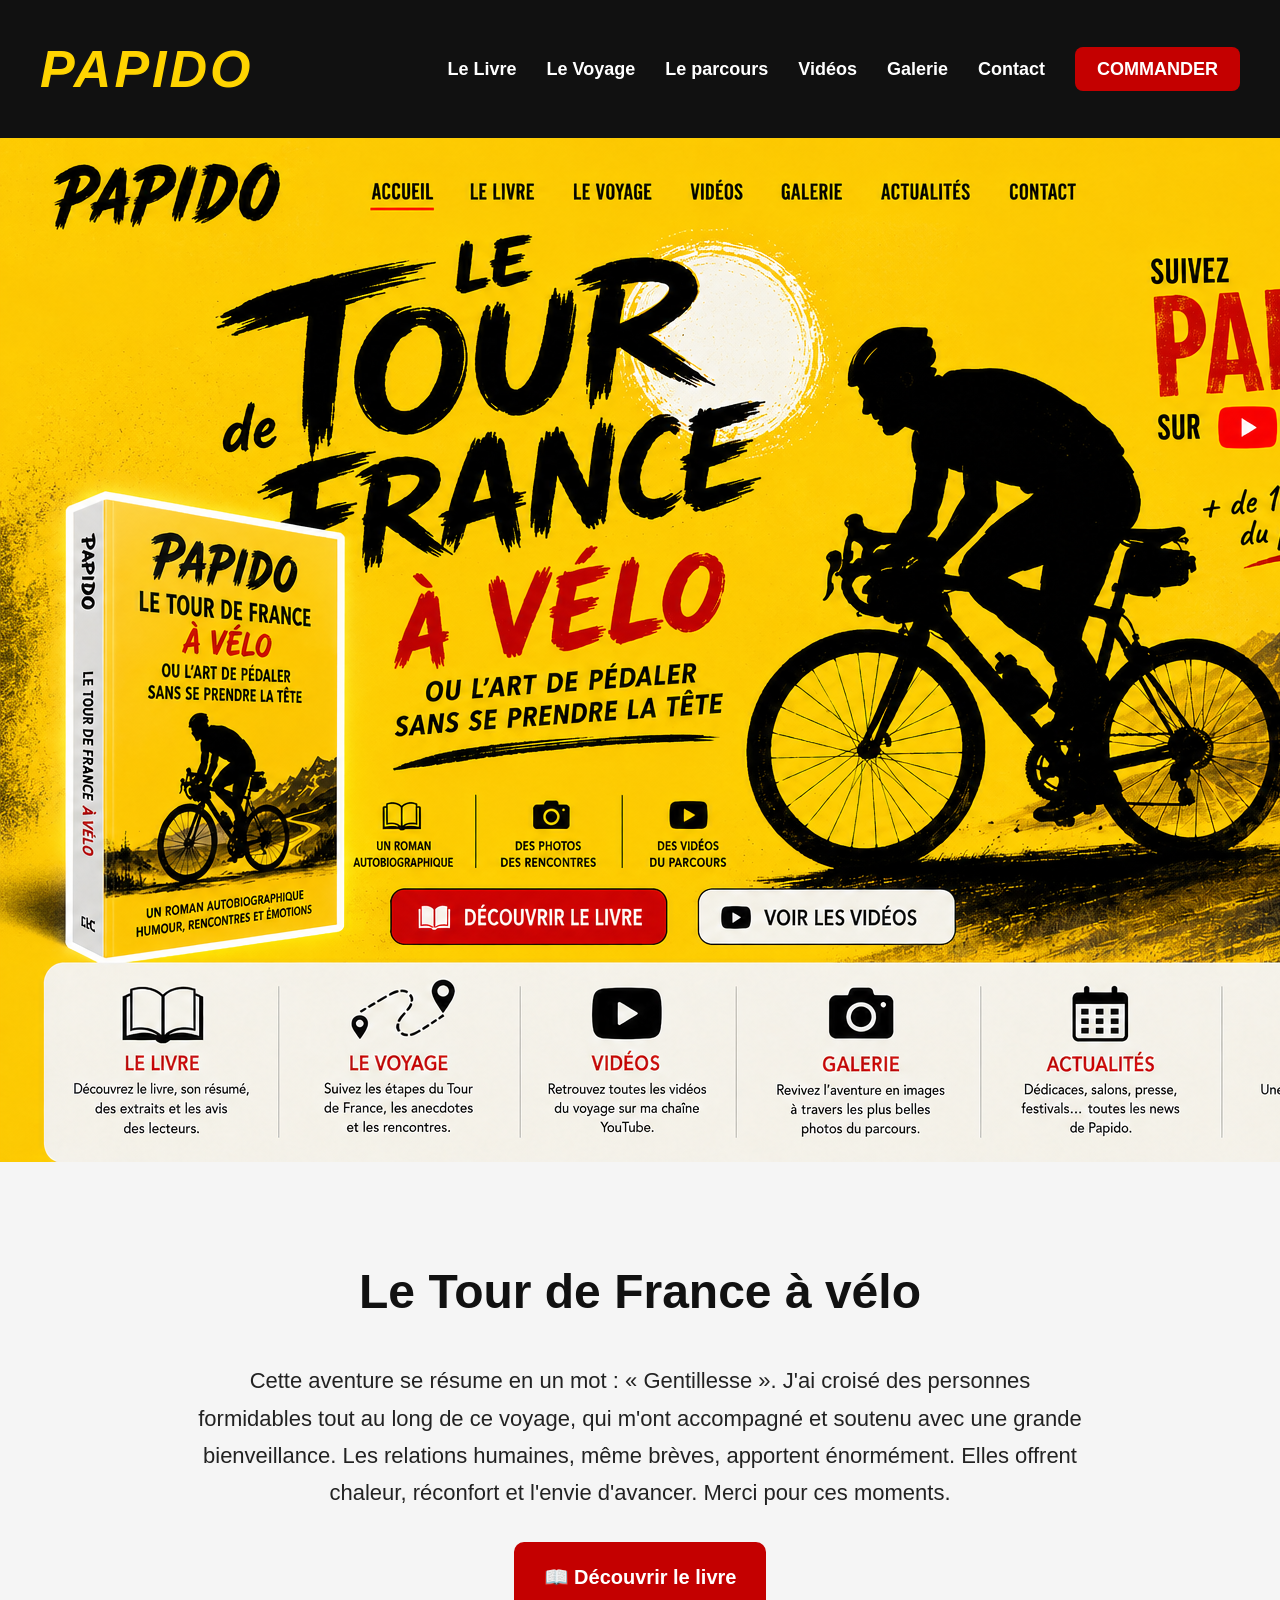
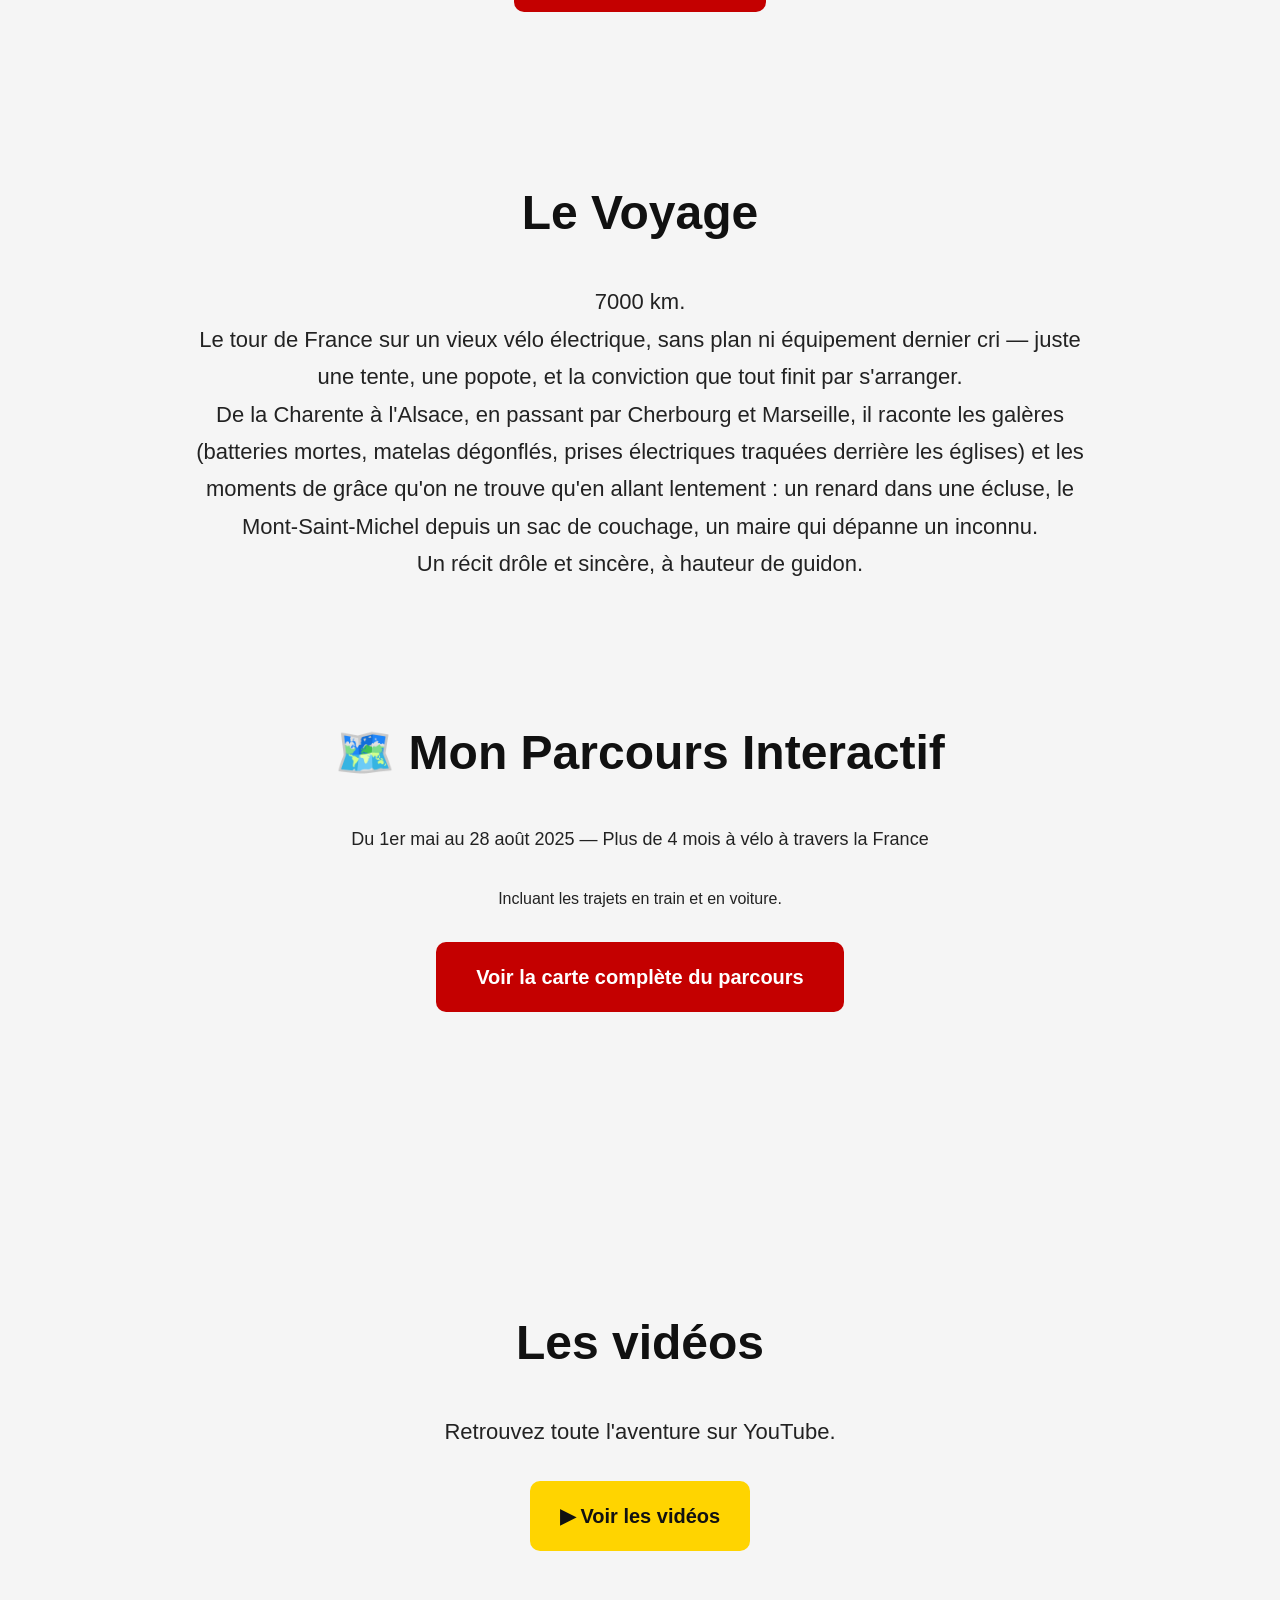
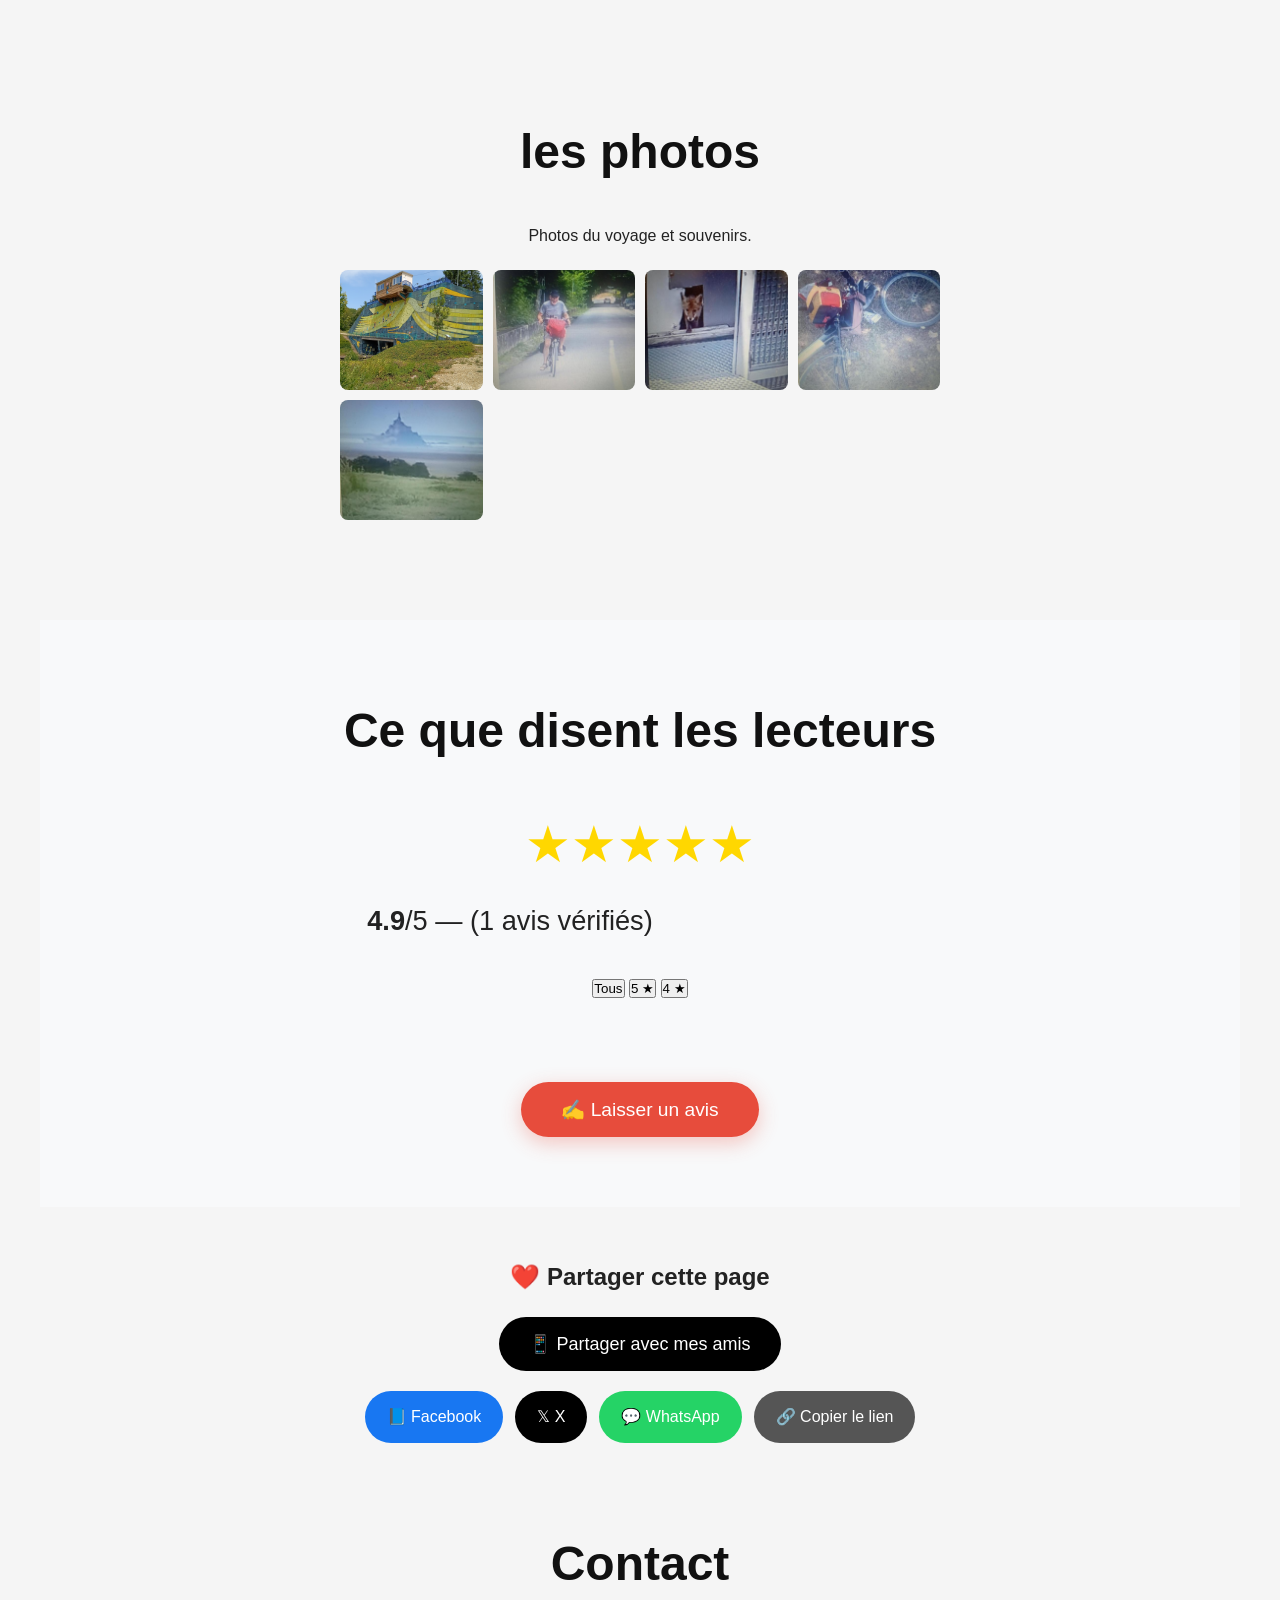
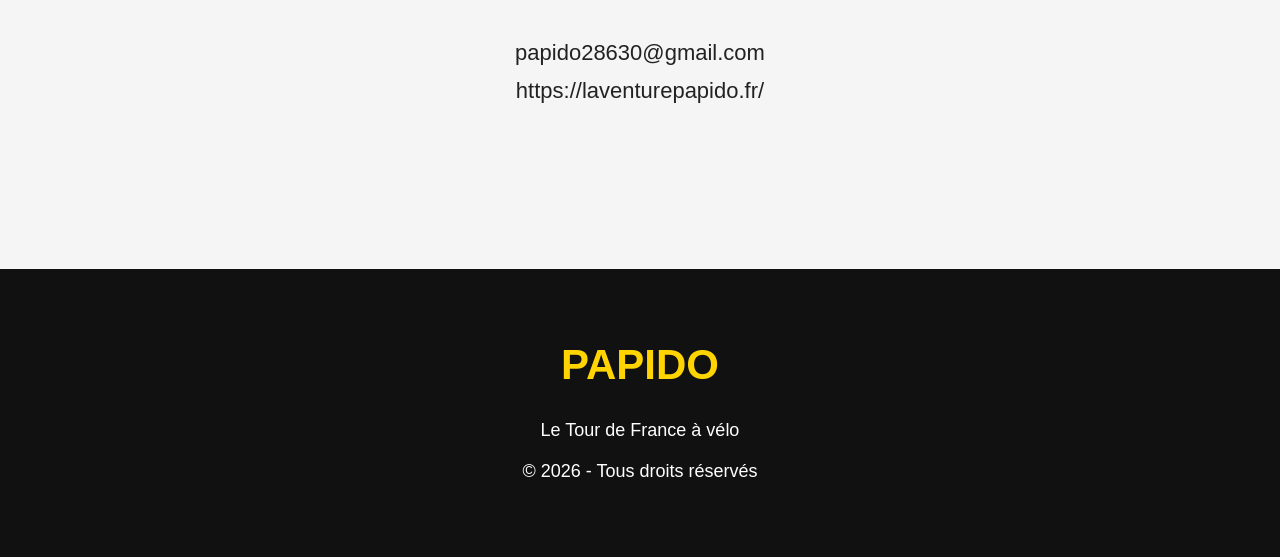
<file: index.html>
<!DOCTYPE html>
<html lang="fr">

<head>
    <meta charset="UTF-8">
    <meta name="viewport" content="width=device-width, initial-scale=1.0">
    
    <!-- Balise Google Search Console -->
    <meta name="google-site-verification" content="google9e3fd2f0800aaf6c" />
    
    <title>PAPIDO - Le Tour de France à vélo</title>
    <link rel="stylesheet" href="style.css">
    <meta name="google-site-verification" content="bPwhnfDiWk74vfKfeVSvLWMRwYOQJ5Y48ckxCKEJGKA" />
    <link rel="stylesheet" href="https://cdn.jsdelivr.net/npm/swiper@11/swiper-bundle.min.css">
    
</head>

<body>

<header>

<nav class="navbar">

<div class="logo">

PAPIDO

</div>

<ul>
    <li><a href="#livre">Le Livre</a></li>
    <li><a href="#voyage">Le Voyage</a></li>
    
    <!-- NOUVEAU LIEN PARCOURS -->
    <li><a href="parcours.html">Le parcours</a></li>
    
    <li><a href="#videos">Vidéos</a></li>
    <li><a href="#galerie">Galerie</a></li>
    <li><a href="#contact">Contact</a></li>
    <li>
        <a href="commande.html" class="btn-menu">
            COMMANDER
        </a>
    </li>
</ul>
</nav>

</header>

<section class="hero-image-full">

<img src="hero.png" alt="Papido">

</section>

<section id="livre" class="section">
    <h2>Le Tour de France à vélo</h2>
    <p>
        Cette aventure se résume en un mot : « Gentillesse ». 
        J'ai croisé des personnes formidables tout au long de ce voyage, qui m'ont accompagné et soutenu avec une grande bienveillance.
        Les relations humaines, même brèves, apportent énormément. 
        Elles offrent chaleur, réconfort et l'envie d'avancer. 
        Merci pour ces moments.
    </p>
    <a href="commande.html" class="btn-rouge">📖 Découvrir le livre</a>
</section>

<section id="voyage" class="section">

<h2>Le Voyage</h2>

<p>
<p class="texte-centre">

                                      7000 km. 
  <p>
  Le tour de France sur un vieux vélo électrique, sans plan ni équipement dernier cri — 
       juste une tente, une popote, et la conviction que tout finit par s'arranger. 
    <p>

De la Charente à l'Alsace, en passant par Cherbourg et Marseille, il raconte les galères (batteries mortes, matelas dégonflés, 
 prises électriques traquées derrière les églises) et les moments de grâce qu'on ne trouve qu'en allant lentement : 
     un renard dans une écluse, le Mont-Saint-Michel depuis un sac de couchage, 
                          un maire qui dépanne un inconnu.
      <p>

                   Un récit drôle et sincère, à hauteur de guidon.
<p>

</p>
</section>

<!-- ==================== NOUVELLE SECTION CARTE ==================== -->
<section id="parcours" class="section" style="text-align: center; padding: 50px 20px;">
    <h2>🗺️ Mon Parcours Interactif</h2>
    <p style="font-size: 18px; max-width: 700px; margin: 0 auto 30px;">
        Du 1er mai au 28 août 2025 — Plus de 4 mois à vélo à travers la France
        
    </p>
Incluant les trajets en train et en voiture.
    </p>
    
    
    <a href="parcours.html" class="btn-rouge" style="font-size: 20px; padding: 18px 40px;">
        Voir la carte complète du parcours
    </a>
</section>
<!-- ============================================================ -->

<section id="videos" class="section">
</section>

<section id="videos" class="section">

<h2>Les vidéos</h2>

<p>

Retrouvez toute l'aventure sur YouTube.

</p>

<a href="https://www.youtube.com/@papido-g9y/shorts"

target="_blank"

class="btn-jaune">

▶ Voir les vidéos

</a>


<p>
</section>

<section id="photos" class="section">

<h2>les photos</h2>
Photos du voyage et souvenirs.
<div class="galerie">
    <img src="ecluse.jpg" alt="ecluse">
    <img src="papido à vélo.jpg" alt="papido à vélo">
    <img src="le renard à l'écluse.jpg" alt="le renard à l'écluse">
  <img src="première crevaison.jpg" alt="première crevaison">
  <img src="le mont saint Michel vu de mon duvet.jpg" alt="le mont saint Michel vu de mon duvet">
  </div>
</p>

</section>

<!-- ==================== SECTION AVIS NIVEAU 3 + Bouton ==================== -->
<section id="avis" class="section" style="background:#f8f9fa; padding:70px 20px;">
    <h2 style="text-align:center; margin-bottom:30px;">Ce que disent les lecteurs</h2>
    
    <div style="text-align:center; margin:30px 0;">
        <div id="big-stars" style="color:#ffd700; font-size:3.2rem;">★★★★★</div>
        <p style="font-size:1.7rem; margin:10px 0;">
            <strong id="avg-rating">4.9</strong>/5 — 
            <span id="total-reviews">(1 avis vérifiés)</span>
        </p>
    </div>

    <div style="text-align:center; margin:25px 0 40px 0;">
        <button class="filter-btn active" data-filter="all">Tous</button>
        <button class="filter-btn" data-filter="5">5 ★</button>
        <button class="filter-btn" data-filter="4">4 ★</button>
    </div>

    <div class="swiper avis-swiper" style="max-width:1100px; margin:0 auto 40px auto;">
        <div class="swiper-wrapper" id="avis-container"></div>
        <div class="swiper-pagination"></div>
    </div>

    <!-- Bouton Laisser un avis -->
    <div style="text-align:center;">
        <button onclick="ouvrirFormulaireAvis()" 
                style="background:#e74c3c; color:white; border:none; padding:16px 40px; 
                       font-size:1.2rem; border-radius:50px; cursor:pointer; 
                       box-shadow:0 6px 20px rgba(231,76,60,0.3);">
            ✍️ Laisser un avis
        </button>
    </div>
</section>
<!-- ============================================================ -->

<!-- ====================== PARTAGE ====================== -->
<h3 style="text-align:center; margin:50px 0 20px 0; font-size:24px;">❤️ Partager cette page</h3>

<button id="shareNative" style="display:block; margin:0 auto 20px auto; padding:16px 30px; font-size:18px; background:#000; color:white; border:none; border-radius:50px; cursor:pointer;">
    📱 Partager avec mes amis
</button>

<div style="display:flex; flex-wrap:wrap; gap:12px; justify-content:center; max-width:600px; margin:0 auto;">
    <a href="#" onclick="shareFacebook()" style="background:#1877f2; color:white; padding:12px 22px; border-radius:50px; text-decoration:none;">📘 Facebook</a>
    <a href="#" onclick="shareX()" style="background:#000; color:white; padding:12px 22px; border-radius:50px; text-decoration:none;">𝕏 X</a>
    <a href="#" onclick="shareWhatsApp()" style="background:#25d366; color:white; padding:12px 22px; border-radius:50px; text-decoration:none;">💬 WhatsApp</a>
    <a href="#" onclick="copyLink()" style="background:#555; color:white; padding:12px 22px; border-radius:50px; text-decoration:none;">🔗 Copier le lien</a>
</div>
<!-- ==================================================== -->

<section id="contact" class="section">

<h2>Contact</h2>

<p>

papido28630@gmail.com
  
  <p>

    <p>        
      
https://laventurepapido.fr/
  
</p>

</section>

<footer>

<h2>PAPIDO</h2>

<p>

Le Tour de France à vélo

</p>

<p>

© 2026 - Tous droits réservés

</p>

</footer>

<script src="https://cdn.jsdelivr.net/npm/swiper@11/swiper-bundle.min.js"></script>

<script>
// === AVIS + FORMULAIRE (connecté au serveur) ===
let avis = [];

function generateStars(n) { return "★".repeat(n); }

let swiperInstance;

function displayAvis(filteredAvis) {
    const container = document.getElementById('avis-container');
    container.innerHTML = '';

    filteredAvis.forEach(a => {
        const slide = document.createElement('div');
        slide.className = 'swiper-slide';
        slide.innerHTML = `
            <div style="background:white; padding:35px; border-radius:16px; box-shadow:0 8px 25px rgba(0,0,0,0.1); height:100%;">
                <div style="color:#ffd700; font-size:2.2rem;">${generateStars(a.stars)}</div>
                <p style="font-style:italic; line-height:1.6;">« ${a.text} »</p>
                <strong>${a.name}</strong><br>
                <small>${a.location} — ${a.date}</small>
            </div>
        `;
        container.appendChild(slide);
    });

    if (swiperInstance) swiperInstance.destroy(true, true);
    swiperInstance = new Swiper('.avis-swiper', {
        loop: true,
        autoplay: { delay: 5000 },
        pagination: { el: '.swiper-pagination', clickable: true },
        slidesPerView: 1,
        spaceBetween: 25,
        breakpoints: { 768: { slidesPerView: 2 }, 1024: { slidesPerView: 3 }}
    });
}

function mettreAJourMoyenne() {
    if (avis.length === 0) return;
    const moyenne = (avis.reduce((sum, a) => sum + a.stars, 0) / avis.length).toFixed(1);
    document.getElementById('avg-rating').textContent = moyenne;
    document.getElementById('total-reviews').textContent = `(${avis.length} avis vérifiés)`;
}

// Filtres
document.querySelectorAll('#avis .filter-btn').forEach(btn => {
    btn.addEventListener('click', () => {
        document.querySelectorAll('#avis .filter-btn').forEach(b => b.classList.remove('active'));
        btn.classList.add('active');
        const filter = btn.dataset.filter;
        const filtered = filter === 'all' ? avis : avis.filter(a => a.stars === parseInt(filter));
        displayAvis(filtered);
    });
});

// Charge les avis depuis le serveur au chargement de la page
async function chargerAvisDepuisServeur() {
    try {
        const response = await fetch('avis.php');
        const data = await response.json();
        avis = Array.isArray(data) ? data : [];
        displayAvis(avis);
        mettreAJourMoyenne();
    } catch (err) {
        console.error('Impossible de charger les avis:', err);
        displayAvis([]);
    }
}

// Formulaire "Laisser un avis" — envoie maintenant au serveur
async function ouvrirFormulaireAvis() {
    const nom = prompt("Votre prénom et nom :");
    if (!nom) return;

    const note = prompt("Votre note sur 5 (ex: 5) :");
    if (!note || note < 1 || note > 5) {
        alert("Note invalide !");
        return;
    }

    const texte = prompt("Votre avis :");
    if (!texte) return;

    const ville = prompt("Votre ville (facultatif) :") || "";

    try {
        const response = await fetch('avis.php', {
            method: 'POST',
            headers: { 'Content-Type': 'application/json' },
            body: JSON.stringify({
                name: nom,
                stars: parseInt(note),
                text: texte,
                location: ville
            })
        });

        const data = await response.json();

        if (data.success) {
            alert("✅ Merci " + nom + " !\n\nTon avis a bien été enregistré et restera visible sur le site.");
            avis = data.avis;
            displayAvis(avis);
            mettreAJourMoyenne();
        } else {
            throw new Error(data.error || 'Erreur inconnue');
        }
    } catch (err) {
        alert("Une erreur est survenue, merci de réessayer.");
        console.error(err);
    }
}

chargerAvisDepuisServeur();
</script>

</body>

</html>
</file>
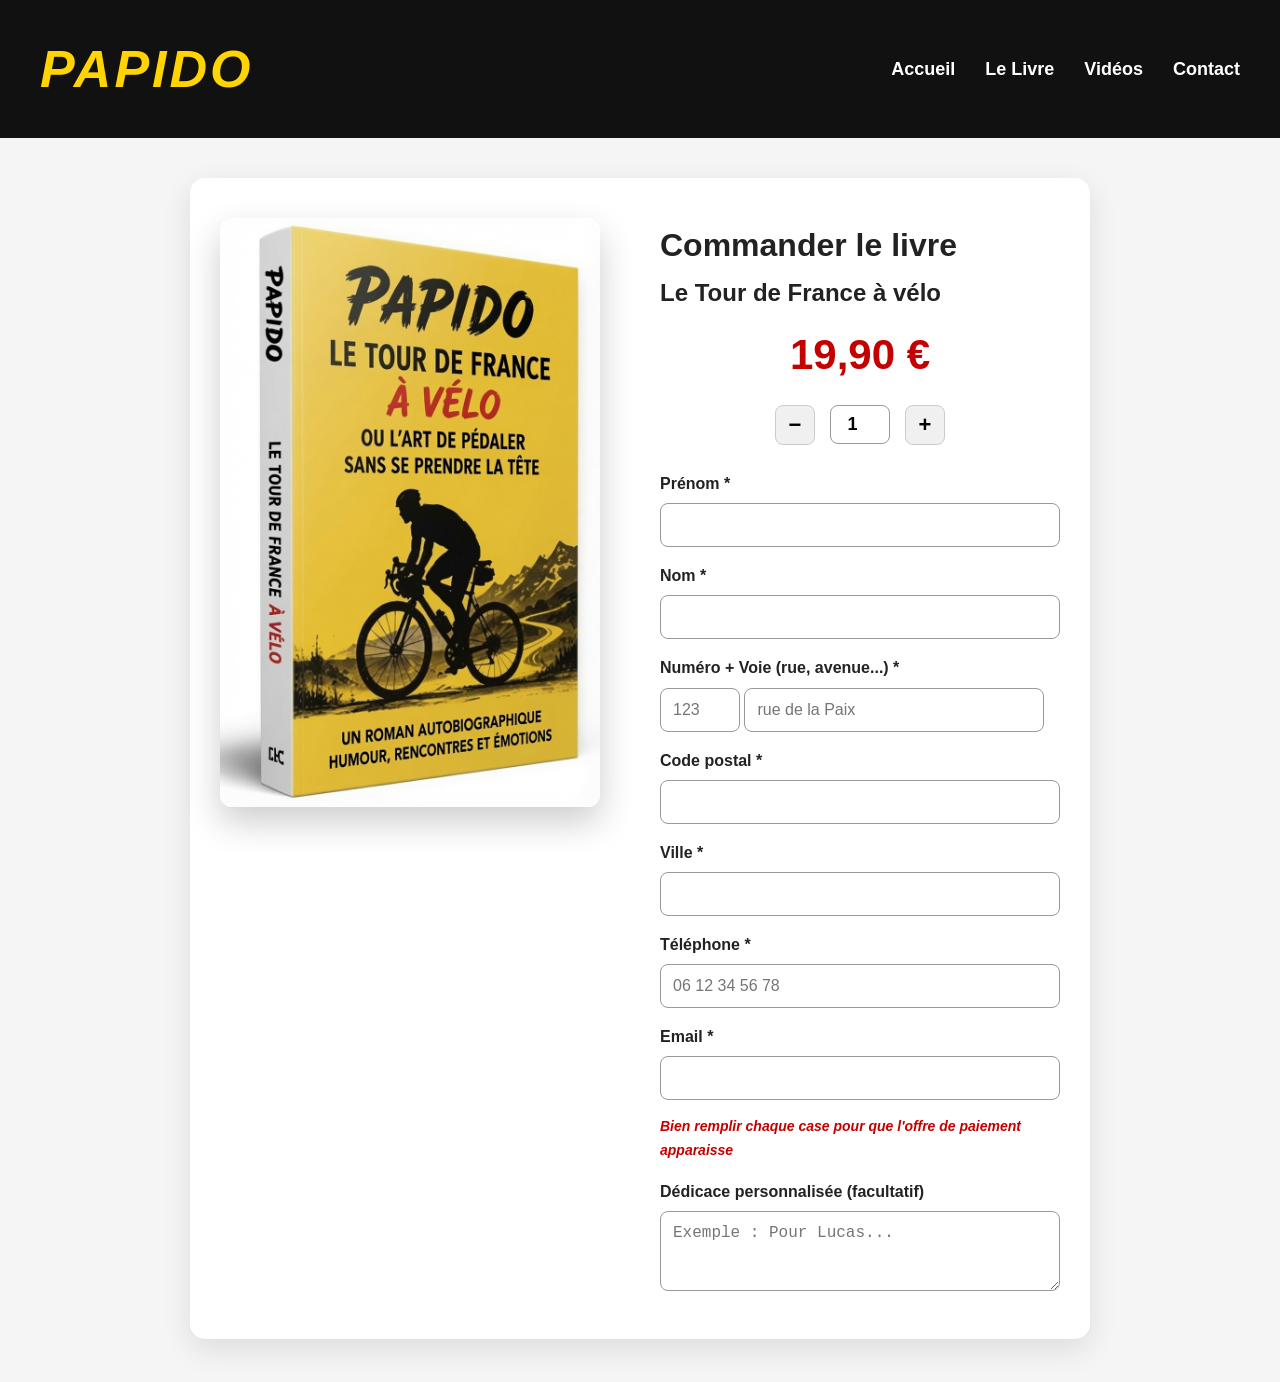
<file: commande.html>
<!DOCTYPE html>
<html lang="fr">
<head>
    <meta charset="UTF-8">
    <meta name="viewport" content="width=device-width, initial-scale=1.0">
    <title>Commander le livre | PAPIDO</title>
    <link rel="stylesheet" href="style.css">
    
    <style>
        .commande-container { max-width: 900px; margin: 40px auto; padding: 40px 30px; background: white; border-radius: 15px; box-shadow: 0 10px 30px rgba(0,0,0,0.1); }
        .hero-commande { display: grid; grid-template-columns: 1fr 1fr; gap: 40px; align-items: start; }
        .hero-commande img { width: 100%; max-width: 380px; border-radius: 12px; box-shadow: 0 15px 35px rgba(0,0,0,0.2); }
        label { display:block; margin:15px 0 6px; font-weight:bold; }
        input, textarea { width: 100%; padding: 12px; border: 1px solid #999; border-radius: 8px; font-size: 16px; }
        .payment-buttons { display: none; margin-top: 30px; }
        .btn-principal { width: 100%; padding: 18px; font-size: 22px; font-weight: bold; background: #c40000; color: white; border: none; border-radius: 10px; margin: 10px 0; cursor: pointer; }
        .btn-principal:disabled { opacity: 0.6; cursor: not-allowed; }
        .btn-paypal { width: 100%; padding: 16px; font-size: 20px; font-weight: bold; background: #003087; color: white; border: none; border-radius: 10px; cursor: pointer; }
        .erreur-msg { color: #c40000; font-weight: bold; margin-top: 10px; display: none; }
        .prix-total { font-size: 42px; font-weight: bold; color: #c40000; text-align: center; margin: 5px 0 10px 0; }
        .quantite-selector { display: flex; align-items: center; justify-content: center; gap: 15px; margin: 15px 0 25px 0; }
        .quantite-selector button { width: 40px; height: 40px; font-size: 22px; font-weight: bold; background: #f0f0f0; border: 1px solid #ccc; border-radius: 8px; cursor: pointer; }
        .quantite-selector button:hover { background: #e0e0e0; }
        .quantite-selector input { width: 60px; text-align: center; padding: 8px; font-size: 18px; font-weight: bold; }
        .avertissement-remplissage { color: #c40000; font-size: 14px; margin: 15px 0; font-style: italic; }
    </style>
</head>
<body>

<header>
    <div class="navbar">
        <div class="logo">PAPIDO</div>
        <ul>
            <li><a href="index.html">Accueil</a></li>
            <li><a href="index.html#livre">Le Livre</a></li>
            <li><a href="index.html#videos">Vidéos</a></li>
            <li><a href="index.html#contact">Contact</a></li>
        </ul>
    </div>
</header>

<div class="commande-container">
    <div class="hero-commande">
        <div>
            <img src="photo livre.jpg" alt="Le livre PAPIDO">
        </div>

        <div>
            <h1>Commander le livre</h1>
            <h2>Le Tour de France à vélo</h2>
            
            <div class="prix-total" id="prixTotal">19,90 €</div>

            <div class="quantite-selector">
                <button type="button" onclick="changerQuantite(-1)">−</button>
                <input type="number" id="quantite" min="1" max="10" value="1" readonly>
                <button type="button" onclick="changerQuantite(1)">+</button>
            </div>

            <form id="orderForm">
                <label>Prénom *</label>
                <input type="text" name="prenom" id="prenom" required>

                <label>Nom *</label>
                <input type="text" name="nom" id="nom" required>

                <label>Numéro + Voie (rue, avenue...) *</label>
                <input type="text" name="numero" id="adresse" placeholder="123" style="width:20%; display:inline-block;" required>
                <input type="text" name="voie" id="adresse1" placeholder="rue de la Paix" style="width:75%; display:inline-block;" required>

                <label>Code postal *</label>
                <input type="text" name="codepostal" id="codepostal" required>

                <label>Ville *</label>
                <input type="text" name="ville" id="ville" required>

                <label>Téléphone *</label>
                <input type="tel" name="telephone" id="telephone" placeholder="06 12 34 56 78" required>

                <label>Email *</label>
                <input type="email" name="email" id="email" required>

                <p class="avertissement-remplissage">Bien remplir chaque case pour que l'offre de paiement apparaisse</p>

                <label>Dédicace personnalisée (facultatif)</label>
                <textarea name="dedicace" id="dedicace" rows="3" placeholder="Exemple : Pour Lucas..."></textarea>

                <div id="paymentButtons" class="payment-buttons">
                    <button type="button" class="btn-principal" id="btnCarte" onclick="payerCarte()">
                        💳 PAYER PAR CARTE BANCAIRE
                    </button>
                    <button type="button" class="btn-paypal" onclick="payerPaypal()">
                        🅿️ PAYER AVEC PAYPAL
                    </button>
                    <div class="erreur-msg" id="erreurMsg"></div>
                </div>
            </form>
        </div>
    </div>
</div>

<script>
const form = document.getElementById('orderForm');
const paymentButtons = document.getElementById('paymentButtons');
const btnCarte = document.getElementById('btnCarte');
const erreurMsg = document.getElementById('erreurMsg');

const PRIX_UNITAIRE = 19.90;

function changerQuantite(delta) {
    const input = document.getElementById('quantite');
    let val = parseInt(input.value) + delta;
    val = Math.max(1, Math.min(10, val));
    input.value = val;
    document.getElementById('prixTotal').textContent = (val * PRIX_UNITAIRE).toFixed(2).replace('.', ',') + ' €';
}

form.addEventListener('input', () => {
    const fields = ['prenom', 'nom', 'adresse', 'adresse1', 'codepostal', 'ville', 'telephone', 'email'];
    const filled = fields.every(id => {
        const el = document.getElementById(id);
        return el && el.value.trim() !== '';
    });
    paymentButtons.style.display = filled ? 'block' : 'none';
});

function getFormData() {
    function getValue(id) {
        const el = document.getElementById(id);
        return el ? el.value.trim() : '';
    }

    return {
        prenom: getValue('prenom'),
        nom: getValue('nom'),
        numero: getValue('adresse'),
        voie: getValue('adresse1'),
        codepostal: getValue('codepostal'),
        ville: getValue('ville'),
        telephone: getValue('telephone'),
        email: getValue('email'),
        dedicace: getValue('dedicace'),
        quantite: parseInt(getValue('quantite')) || 1
    };
}

async function payerCarte() {
    erreurMsg.style.display = 'none';
    btnCarte.disabled = true;
    btnCarte.textContent = 'Chargement...';

    try {
        const response = await fetch('create-checkout-session.php', {
            method: 'POST',
            headers: { 'Content-Type': 'application/json' },
            body: JSON.stringify(getFormData())
        });

        const data = await response.json();

        if (data.url) {
            window.location.href = data.url;
        } else {
            throw new Error(data.error || 'Erreur inconnue');
        }
    } catch (err) {
        erreurMsg.textContent = "Une erreur est survenue, merci de réessayer. (" + err.message + ")";
        erreurMsg.style.display = 'block';
        btnCarte.disabled = false;
        btnCarte.textContent = '💳 PAYER PAR CARTE BANCAIRE';
    }
}

function payerPaypal() {
    window.location.href = "https://paypal.me/laventurepapido";
}
</script>

</body>
</html>
</file>
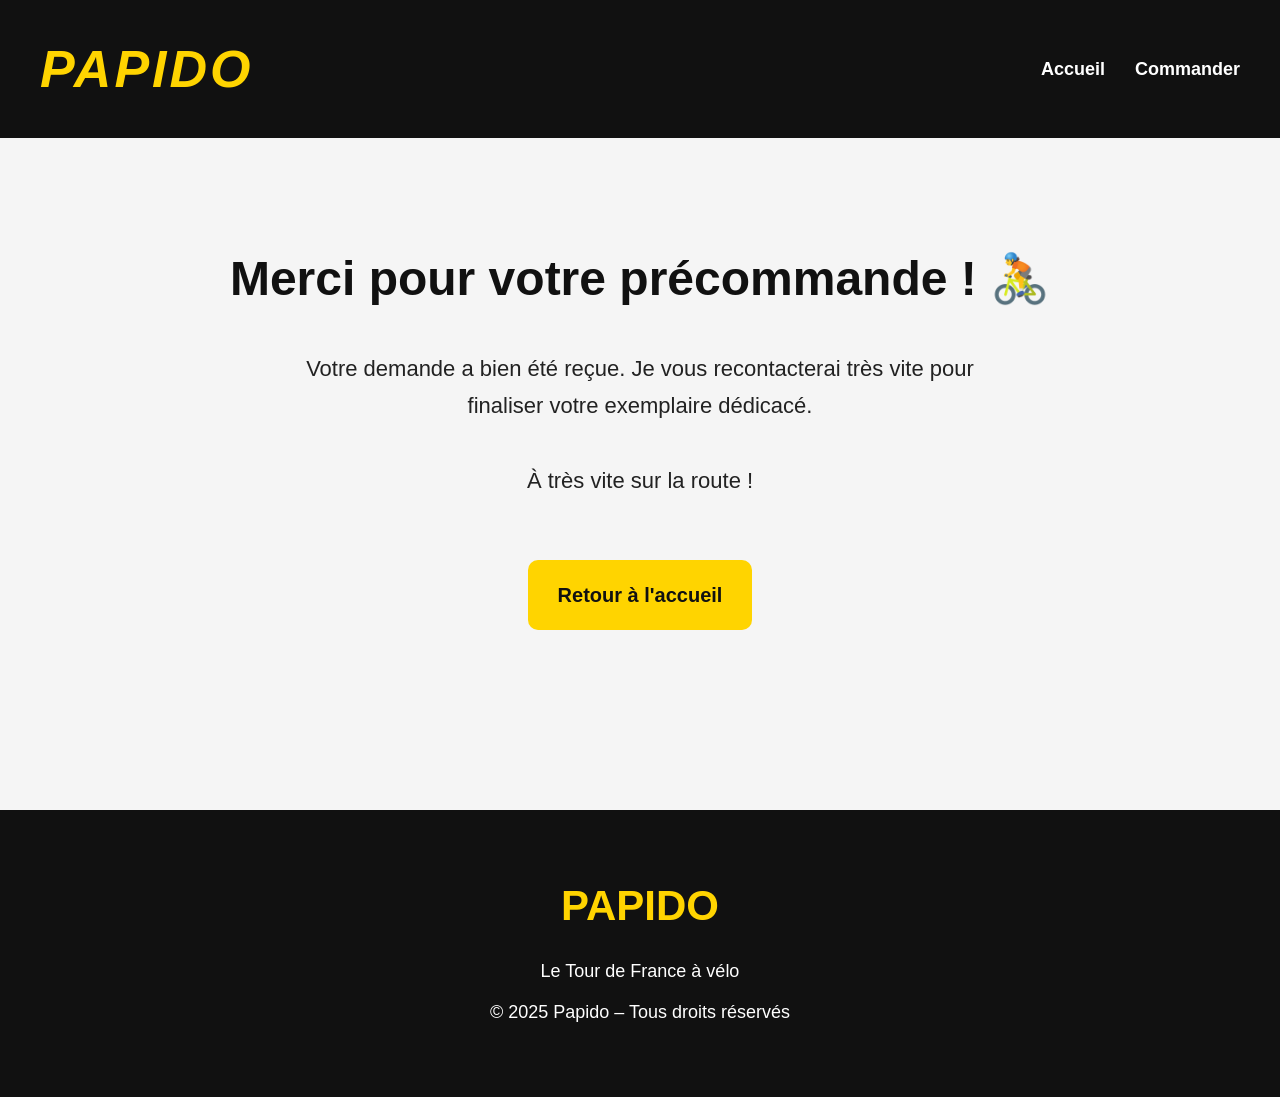
<file: merci.html>
<!DOCTYPE html>
<html lang="fr">
<head>
<meta charset="UTF-8">
<meta name="viewport" content="width=device-width, initial-scale=1.0">
<title>Merci ! | PAPIDO</title>
<link rel="stylesheet" href="style.css">
</head>
<body>
<header>
<nav class="navbar">
  <div class="logo">PAPIDO</div>
  <ul>
    <li><a href="index.html">Accueil</a></li>
    <li><a href="commande.html">Commander</a></li>
  </ul>
</nav>
</header>

<section class="section" style="text-align:center; padding:100px 30px;">
  <h2>Merci pour votre précommande ! 🚴</h2>
  <p style="font-size:22px; max-width:700px; margin:30px auto;">
    Votre demande a bien été reçue. Je vous recontacterai très vite
    pour finaliser votre exemplaire dédicacé.<br><br>
    À très vite sur la route !
  </p>
  <a href="index.html" class="btn-jaune">Retour à l'accueil</a>
</section>

<footer>
  <h2>PAPIDO</h2>
  <p>Le Tour de France à vélo</p>
  <p>© 2025 Papido – Tous droits réservés</p>
</footer>

</body>
</html>
</file>
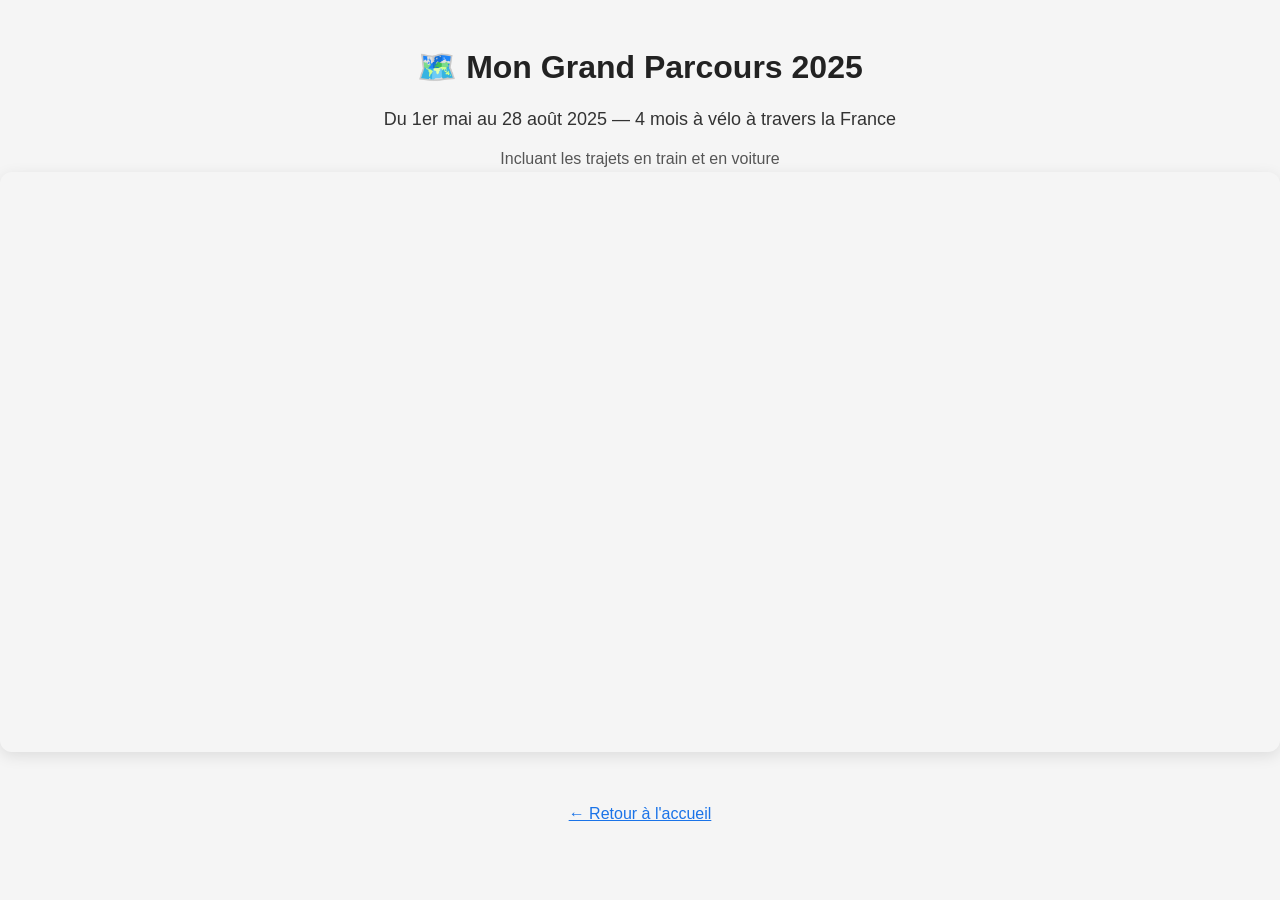
<file: parcours.html>
<!DOCTYPE html>
<html lang="fr">
<head>
    <meta charset="UTF-8">
    <meta name="viewport" content="width=device-width, initial-scale=1.0">
    <title>Mon Grand Parcours 2025 - Papido</title>
    <link rel="stylesheet" href="style.css">
</head>
<body style="margin:0; font-family: Arial, sans-serif;">

    <h1 style="text-align: center; margin: 40px 0 10px;">🗺️ Mon Grand Parcours 2025</h1>
    <p style="text-align: center; font-size: 18px; color: #333; margin-bottom: 10px;">
        Du 1er mai au 28 août 2025 — 4 mois à vélo à travers la France
    </p>
    <p style="text-align: center; font-size: 16px; color: #555;">
        Incluant les trajets en train et en voiture
    </p>

    <!-- CARTE -->
    <iframe 
        src="https://www.google.com/maps/d/embed?mid=1fEE_cTHv2GBA3kycO8US0Fr5-0Cs-XI" 
        width="100%" 
        height="580px" 
        style="border:0; border-radius: 12px; box-shadow: 0 4px 15px rgba(0,0,0,0.1);">
    </iframe>

    <p style="text-align: center; margin: 40px 0;">
        <a href="index.html" style="color: #1a73e8; font-size: 16px;">← Retour à l'accueil</a>
    </p>

</body>
</html>
</file>
<file: style.css>
/* ========================= */
/* PAPIDO */
/* ========================= */

*{
margin:0;
padding:0;
box-sizing:border-box;
}

html{
scroll-behavior:smooth;
}

body{

font-family:Arial,Helvetica,sans-serif;

background:#f5f5f5;

color:#222;

line-height:1.7;

}

/* ========================= */
/* NAVIGATION */
/* ========================= */

header{

background:#111;

color:white;

}

.navbar{

max-width:1400px;

margin:auto;

display:flex;

justify-content:space-between;

align-items:center;

padding:25px 40px;

}

.logo{

font-size:52px;

font-weight:bold;

color:#ffd400;

letter-spacing:3px;

font-style:italic;

}

.navbar ul{

display:flex;

gap:30px;

list-style:none;

align-items:center;

}

.navbar a{

color:white;

text-decoration:none;

font-size:18px;

font-weight:bold;

transition:.3s;

}

.navbar a:hover{

color:#ffd400;

}

.btn-menu{

background:#c40000;

padding:12px 22px;

border-radius:8px;

}
/* ========================= */
/* TEXTE */
/* ========================= */
.texte-centre {
  text-align: center;
}
.section p.avertissement-remplissage {
  font-weight: bold;
  margin: 20px auto 10px auto;
}
.avertissement-remplissage {
  font-weight: bold;
  color: #c40000;
  margin-top: 20px;
}
/* ========================= */
/* PHOTOS */
/* ========================= */
.photo-voyage {
  width: 100%;
  max-width: 600px;
  border-radius: 12px;
  box-shadow: 0 4px 12px rgba(0,0,0,0.2);
  display: block;
  margin: 20px auto;
}

.galerie {
  display: grid;
  grid-template-columns: repeat(auto-fit, minmax(120px, 1fr));
  gap: 10px;
  max-width: 600px;
  margin: 20px auto;
}

.galerie img {
  width: 100%;
  border-radius: 8px;
  object-fit: cover;
  height: 120px;
  cursor: pointer;
  transition: transform 0.2s;
}

.galerie img:hover {
  transform: scale(1.05);
}

/* ========================= */
/* HERO */
/* ========================= */

.hero{

max-width:1400px;

margin:auto;

padding:80px 40px;

display:grid;

grid-template-columns:1fr 1fr;

gap:70px;

align-items:center;

}

.hero-image{

text-align:center;

}

.hero-image img{

width:100%;

max-width:500px;

border-radius:12px;

box-shadow:0 20px 40px rgba(0,0,0,.25);

}

.hero-text h1{

font-size:64px;

line-height:1.1;

margin-bottom:20px;

}

.hero-text h2{

font-size:34px;

color:#ffd400;

margin-bottom:30px;

font-weight:normal;

}

.hero-text p{

font-size:24px;

margin-bottom:40px;

}

/* ========================= */
/* BOUTONS */
/* ========================= */

.hero-buttons{

display:flex;

flex-wrap:wrap;

gap:20px;

}

.btn-jaune,

.btn-rouge,

.btn-noir{

padding:18px 30px;

border-radius:10px;

text-decoration:none;

font-size:20px;

font-weight:bold;

transition:.3s;

}

.btn-jaune{

background:#ffd400;

color:#111;
margin-top:30px;
display:inline-block;
}

.btn-jaune:hover{

transform:translateY(-3px);

}

.btn-rouge{

background:#c40000;

color:white;
margin-top:30px;
display:inline-block;

}

.btn-rouge:hover{

background:#990000;

}

.btn-noir{

background:#222;

color:white;

}

.btn-noir:hover{

background:#000;

}

/* ========================= */
/* SECTIONS */
/* ========================= */

.section{

max-width:1200px;

margin:auto;

padding:80px 30px;

text-align:center;

}

.section h2{

font-size:48px;

margin-bottom:30px;

color:#111;

}

.section p{

font-size:22px;

max-width:900px;

margin:auto;

}

/* ========================= */
/* CARTES */
/* ========================= */

.cartes{

display:grid;

grid-template-columns:repeat(4,1fr);

gap:30px;

margin-top:50px;

}

.carte{

background:white;

padding:35px;

border-radius:15px;

box-shadow:0 10px 25px rgba(0,0,0,.10);

transition:.3s;

}

.carte:hover{

transform:translateY(-8px);

}

.carte h3{

font-size:50px;

margin-bottom:20px;

}

.carte p{

font-size:20px;

}

/* ========================= */
/* FOOTER */
/* ========================= */

footer{

background:#111;

color:white;

text-align:center;

padding:60px 20px;

margin-top:80px;

}

footer h2{

color:#ffd400;

font-size:42px;

margin-bottom:15px;

}

footer p{

font-size:18px;

margin:10px 0;

}

/* ========================= */
/* RESPONSIVE */
/* ========================= */

@media(max-width:1000px){

.hero{

grid-template-columns:1fr;

text-align:center;

}

.hero-text h1{

font-size:48px;

}

.hero-text h2{

font-size:28px;

}

.hero-text p{

font-size:20px;

}

.hero-buttons{

justify-content:center;

}

.cartes{

grid-template-columns:repeat(2,1fr);

}

.navbar{

flex-direction:column;

gap:20px;

}

.navbar ul{

flex-wrap:wrap;

justify-content:center;

}

}

@media(max-width:700px){

.cartes{

grid-template-columns:1fr;

}

.logo{

font-size:38px;

}

.hero{

padding:40px 20px;

}

.section h2{

font-size:36px;

}

.section p{

font-size:18px;

}

.btn-jaune,

.btn-rouge,

.btn-noir{

width:100%;

text-align:center;

}

}
</file>
